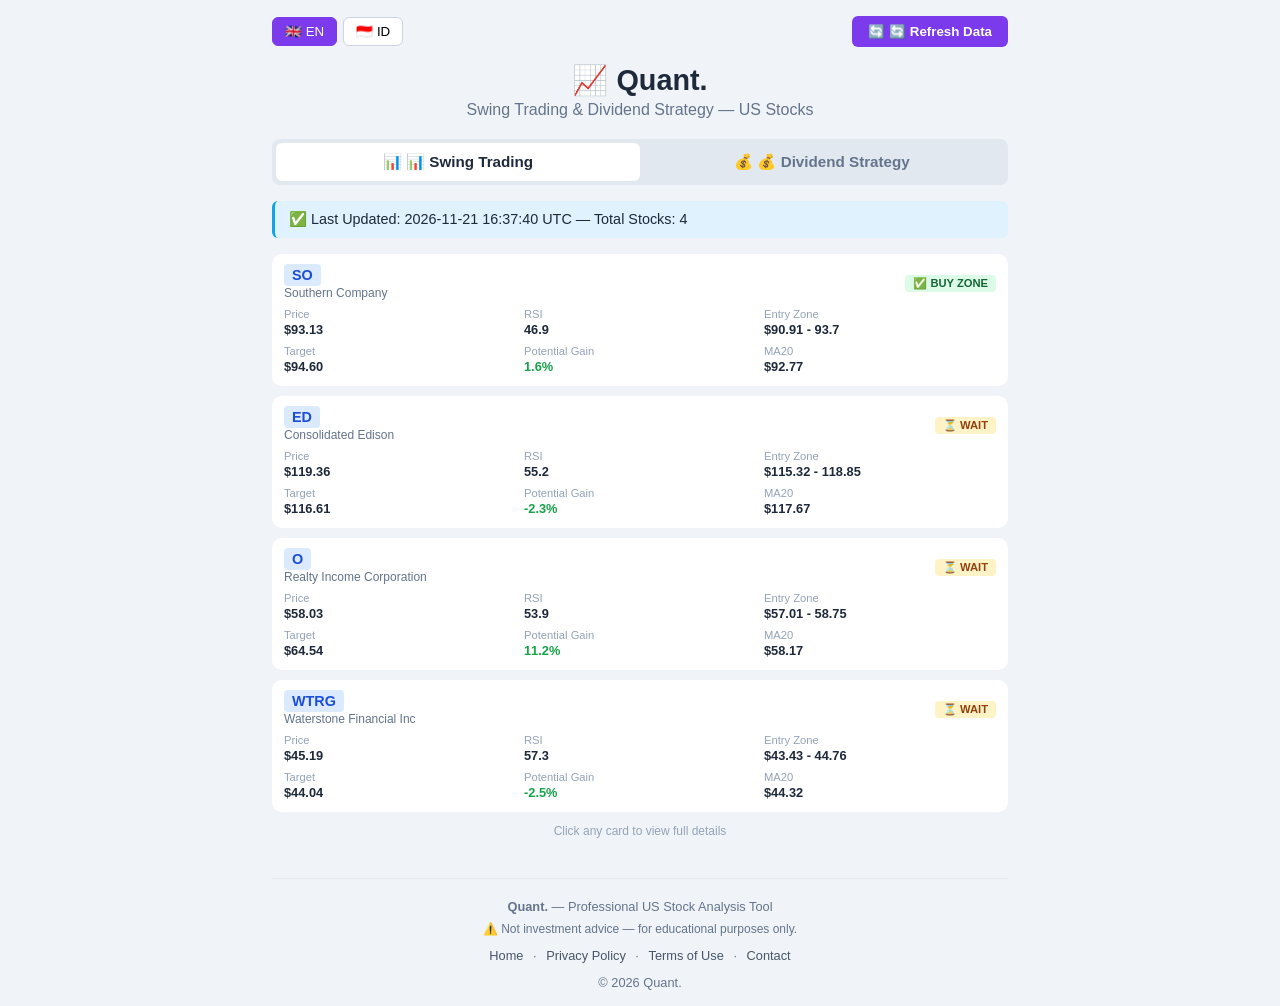
<file: index.html>
<!DOCTYPE html>
<html lang="en">
<head>
    <meta charset="UTF-8">
    <meta name="viewport" content="width=device-width, initial-scale=1.0">
    <title id="pageTitle">Quant. — US Stock Analysis</title>
    <meta name="description" id="metaDesc" content="Professional US stock analysis tool.">
    <meta name="keywords" id="metaKeys" content="stock analysis, swing trading, dividend investing, US stocks">
    <meta name="robots" content="index, follow">
    <link rel="canonical" href="https://coalhunter.github.io/quant/index.html" />
    <link rel="alternate" hreflang="en" href="https://coalhunter.github.io/quant/index.html" />
    <link rel="alternate" hreflang="id" href="https://coalhunter.github.io/quant/index.html?lang=id" />
    <link rel="alternate" hreflang="x-default" href="https://coalhunter.github.io/quant/index.html" />
    
    <script src="./config/setup.js"></script>
    <style>.slot{display:none;margin:20px 0;padding:12px;background:#f8fafc;border-radius:8px;text-align:center;}</style>
    
    <style>
        * {margin:0; padding:0; box-sizing:border-box; font-family: 'Segoe UI', Roboto, Arial, sans-serif;}
        body {background:#f0f4f8; color:#1e293b; padding:16px; max-width:768px; margin:0 auto;}
        .top-bar {display:flex; justify-content:space-between; align-items:center; margin-bottom:16px; flex-wrap:wrap; gap:10px;}
        .lang-selector {display:flex; gap:6px;}
        .lang-btn {border:1px solid #cbd5e1; border-radius:6px; padding:6px 12px; cursor:pointer; background:white; font-weight:500;}
        .lang-btn.active {background:#7c3aed; color:white; border-color:#7c3aed;}
        .refresh-btn {background:#7c3aed; color:white; border:none; padding:8px 16px; border-radius:6px; font-weight:600; cursor:pointer;}
        .refresh-btn:disabled {opacity:0.6;}
        h1 {text-align:center; font-size:1.8rem; margin-bottom:4px;}
        .subtitle {text-align:center; color:#64748b; margin-bottom:20px;}
        .tabs {display:flex; background:#e2e8f0; border-radius:8px; padding:4px; margin-bottom:16px;}
        .tab {flex:1; padding:10px; border:none; background:transparent; font-size:0.95rem; font-weight:600; color:#64748b; border-radius:6px; cursor:pointer;}
        .tab.active {background:white; color:#1e293b;}
        .loading {text-align:center; padding:40px 20px; color:#64748b;}
        .spinner {display:inline-block; width:22px; height:22px; border:3px solid #ddd6fe; border-top-color:#7c3aed; border-radius:50%; animation:spin 0.8s linear infinite; margin-right:10px; vertical-align:middle;}
        @keyframes spin {to {transform:rotate(360deg);}}
        .error {background:#fee2e2; border-left:3px solid #dc2626; padding:14px; border-radius:6px; color:#991b1b; margin:16px 0; line-height:1.6; display:none;}
        .info-bar {background:#e0f2fe; border-left:3px solid #0ea5e9; padding:10px 14px; border-radius:6px; margin-bottom:16px; font-size:0.9rem; display:none;}
        .stock-list {display:grid; gap:10px;}
        .stock-card {background:white; border-radius:10px; padding:12px; cursor:pointer; transition:all 0.2s;}
        .stock-card:hover {transform:translateY(-2px); box-shadow:0 4px 8px rgba(0,0,0,0.08);}
        .card-head {display:flex; justify-content:space-between; align-items:center; margin-bottom:8px;}
        .symbol {background:#dbeafe; color:#1d4ed8; padding:3px 8px; border-radius:4px; font-weight:700; font-size:0.9rem;}
        .comp-name {font-size:0.75rem; color:#64748b; margin-top:2px;}
        .status {padding:2px 8px; border-radius:4px; font-size:0.7rem; font-weight:600; white-space:nowrap;}
        .status.STRONG_BUY {background:#fee2f2; color:#9f1239;}
        .status.BUY_ZONE {background:#dcfce7; color:#166534;}
        .status.WAIT {background:#fef3c7; color:#92400e;}
        .status.BEST_BUY {background:#fef9c3; color:#854d0e;}
        .status.ATTRACTIVE {background:#dcfce7; color:#166534;}
        .status.EXPENSIVE {background:#fee2e2; color:#991b1b;}
        .card-grid {display:grid; grid-template-columns:repeat(3, 1fr); gap:8px; font-size:0.8rem;}
        .card-grid label {display:block; font-size:0.7rem; color:#94a3b8; margin-bottom:2px;}
        .positive {color:#16a34a; font-weight:600;}
        .click-hint {text-align:center; font-size:0.75rem; color:#94a3b8; margin-top:12px; display:none;}
        .popup-bg {position:fixed; inset:0; background:rgba(0,0,0,0.5); display:none; align-items:center; justify-content:center; padding:16px; z-index:100;}
        .popup-bg.show {display:flex;}
        .popup {background:white; border-radius:12px; width:100%; max-width:480px; max-height:85vh; overflow-y:auto; padding:20px;}
        .popup-head {display:flex; justify-content:space-between; align-items:flex-start; margin-bottom:16px;}
        .close-btn {width:32px; height:32px; border-radius:50%; border:none; background:#f1f5f9; font-size:1.2rem; cursor:pointer; color:#64748b;}
        .grid-2 {display:grid; grid-template-columns:1fr 1fr; gap:10px; margin:10px 0;}
        .box {background:#f8fafc; padding:12px; border-radius:6px; font-size:0.9rem;}
        .box label {display:block; font-size:0.75rem; color:#94a3b8; margin-bottom:4px;}
        .note-box {background:#f0fdf4; padding:14px; border-radius:6px; font-size:0.9rem; line-height:1.7; margin-top:12px;}
        .section-title {font-size:0.9rem; font-weight:700; margin:16px 0 8px; padding-bottom:6px; border-bottom:2px solid;}
        .swing-title {color:#2563eb; border-bottom-color:#bfdbfe;}
        .div-title {color:#16a34a; border-bottom-color:#bbf7d0;}
        footer {margin-top:40px; padding-top:20px; border-top:1px solid #e2e8f0; text-align:center; font-size:0.8rem; color:#64748b;}
        footer a {color:#475569; text-decoration:none; margin:0 6px;}
        footer a:hover {color:#7c3aed; text-decoration:underline;}
        @media (max-width: 480px) {
            .card-grid {grid-template-columns:repeat(2, 1fr);}
            .grid-2 {grid-template-columns:1fr;}
        }
    </style>
</head>
<body>

    <!-- IKLAN ATAS -->
    <div class="slot" data-pos="top"></div>

    <div class="top-bar">
        <div class="lang-selector">
            <button class="lang-btn active" id="btnEn" onclick="setLanguage('en')">🇬🇧 EN</button>
            <button class="lang-btn" id="btnId" onclick="setLanguage('id')">🇮🇩 ID</button>
        </div>
        <button class="refresh-btn" id="refreshBtn" onclick="loadData()">🔄 <span id="txtRefresh">Refresh Data</span></button>
    </div>

    <h1>📈 Quant.</h1>
    <p class="subtitle" id="txtSubtitle">Swing Trading & Dividend Strategy — US Stocks</p>

    <div class="tabs">
        <button class="tab active" id="tabSwing" onclick="switchTab('swing')">📊 <span id="txtSwingTab">Swing Trading</span></button>
        <button class="tab" id="tabDiv" onclick="switchTab('dividen')">💰 <span id="txtDivTab">Dividend Strategy</span></button>
    </div>

    <div class="info-bar" id="infoBar"></div>
    <div class="error" id="errorBox"></div>
    <div class="loading" id="loadingDiv"><span class="spinner"></span> <span id="txtLoading">Loading data...</span></div>

    <div id="swingContent"></div>
    
    <!-- IKLAN TENGAH -->
    <div class="slot" data-pos="middle"></div>
    
    <div id="dividenContent" style="display:none;"></div>
    <p class="click-hint" id="clickHint"></p>

    <!-- IKLAN BAWAH -->
    <div class="slot" data-pos="bottom"></div>

    <footer>
        <p><strong>Quant.</strong> — Professional US Stock Analysis Tool</p>
        <p style="margin:8px 0; font-size:0.75rem;" id="txtDisclaimer">⚠️ Not investment advice — for educational purposes only.</p>
        <p style="margin:12px 0;">
            <a href="index.html" id="txtHome">Home</a> ·
            <a href="privacy.html" id="txtPrivacy">Privacy Policy</a> ·
            <a href="terms.html" id="txtTerms">Terms of Use</a> ·
            <a href="contact.html" id="txtContact">Contact</a>
        </p>
        <p>© 2026 Quant.</p>
    </footer>

    <div class="popup-bg" id="popupOverlay" onclick="closePopupOutside(event)">
        <div class="popup" onclick="event.stopPropagation()">
            <div class="popup-head">
                <div>
                    <h3 id="popupSym"></h3>
                    <p id="popupName" style="font-size:0.85rem; color:#64748b; margin-top:4px;"></p>
                </div>
                <button class="close-btn" onclick="closePopup()">×</button>
            </div>
            <div id="swingDetail">
                <p class="section-title swing-title" id="txtSwingTitle">📈 SWING TRADING — Analysis</p>
                <div class="grid-2">
                    <div class="box"><label id="lblPrice">Price</label><strong id="swingPrice"></strong></div>
                    <div class="box"><label>RSI</label><strong id="swingRsi"></strong></div>
                    <div class="box"><label>MA20</label><strong id="swingMa20"></strong></div>
                    <div class="box"><label>MA50</label><strong id="swingMa50"></strong></div>
                    <div class="box" style="background:#dbeafe;"><label id="lblEntry">Entry Zone</label><strong id="swingEntry"></strong></div>
                    <div class="box" style="background:#dcfce7;"><label id="lblTarget">Target Price</label><strong id="swingTarget"></strong></div>
                </div>
                <div class="note-box">
                    <strong id="txtAnalysis">Analysis:</strong><br><span id="swingReason"></span><br><br>
                    <strong id="txtSuggestion">Suggestion:</strong><br><span id="swingAdvice"></span>
                </div>
            </div>
            <div id="divDetail" style="display:none;">
                <p class="section-title div-title" id="txtDivTitle">💰 DIVIDEND STRATEGY — Analysis</p>
                <div class="grid-2">
                    <div class="box"><label id="lblPrice">Price</label><strong id="divPrice"></strong></div>
                    <div class="box"><label id="lblYield">Current Yield</label><strong id="divYield"></strong></div>
                    <div class="box" style="background:#bbf7d0;"><label id="lblBestZone">Best Buy Zone</label><strong id="divZone"></strong></div>
                    <div class="box"><label id="lblMaxYield">Max Yield</label><strong id="divMaxYield"></strong></div>
                    <div class="box"><label id="lbl52Low">52W Low</label><strong id="divLow"></strong></div>
                    <div class="box"><label id="lbl52High">52W High</label><strong id="divHigh"></strong></div>
                </div>
                <div class="note-box">
                    <strong id="txtAnalysis">Analysis:</strong><br><span id="divReason"></span><br><br>
                    <strong id="txtSuggestion">Suggestion:</strong><br><span id="divAdvice"></span>
                </div>
            </div>
        </div>
    </div>

    <script>
        const JSON_URL = './output/hasil_analisa.json';
        let currentLang = localStorage.getItem('quant_lang') || 'en';
        let translations = {};
        let stocks = [];
        let activeTab = 'swing';

        async function loadLanguage(lang) {
            try {
                const res = await fetch(`lang/${lang}.json`, { cache: 'no-store' });
                translations = await res.json();
                applyTranslations();
                updateLangButtons();
                document.documentElement.lang = lang;
                document.title = translations.pageTitle || 'Quant.';
                const metaDesc = document.querySelector('meta[name="description"]');
                if (metaDesc && translations.metaDescription) metaDesc.content = translations.metaDescription;
                const metaKeys = document.querySelector('meta[name="keywords"]');
                if (metaKeys && translations.metaKeywords) metaKeys.content = translations.metaKeywords;
            } catch (e) { console.error('Lang error:', e); }
        }

        function t(key) { return translations[key] || key; }
        function applyTranslations() {
            document.getElementById('txtRefresh').textContent = t('refresh');
            document.getElementById('txtSubtitle').textContent = t('subtitle');
            document.getElementById('txtLoading').textContent = t('loading');
            document.getElementById('txtSwingTab').textContent = t('swingTab');
            document.getElementById('txtDivTab').textContent = t('divTab');
            document.getElementById('clickHint').textContent = stocks.length ? t('clickHint') : '';
            document.getElementById('txtDisclaimer').textContent = t('disclaimer');
            document.getElementById('txtHome').textContent = t('home');
            document.getElementById('txtPrivacy').textContent = t('privacy');
            document.getElementById('txtTerms').textContent = t('terms');
            document.getElementById('txtContact').textContent = t('contact');
        }
        function updateLangButtons() {
            document.getElementById('btnEn').classList.toggle('active', currentLang === 'en');
            document.getElementById('btnId').classList.toggle('active', currentLang === 'id');
        }
        async function setLanguage(lang) {
            if (lang === currentLang) return;
            currentLang = lang;
            localStorage.setItem('quant_lang', lang);
            await loadLanguage(lang);
            if (stocks.length) renderAll();
        }
        function switchTab(tab) {
            activeTab = tab;
            document.getElementById('tabSwing').classList.toggle('active', tab === 'swing');
            document.getElementById('tabDiv').classList.toggle('active', tab === 'dividen');
            document.getElementById('swingContent').style.display = tab === 'swing' ? 'block' : 'none';
            document.getElementById('dividenContent').style.display = tab === 'dividen' ? 'block' : 'none';
        }
        function getSwingStatusClass(c) {
            if (c.includes('STRONG BUY')) return 'STRONG_BUY';
            if (c.includes('BUY ZONE')) return 'BUY_ZONE';
            return 'WAIT';
        }
        function getSwingStatusText(c) {
            if (c.includes('STRONG BUY')) return t('statusStrongBuy');
            if (c.includes('BUY ZONE')) return t('statusBuy');
            return t('statusWait');
        }
        function getDivStatusClass(r) {
            if (r.includes('BEST BUY')) return 'BEST_BUY';
            if (r.includes('ATTRACTIVE')) return 'ATTRACTIVE';
            if (r.includes('EXPENSIVE')) return 'EXPENSIVE';
            return 'WAIT';
        }
        function getDivStatusText(r) {
            if (r.includes('BEST BUY')) return t('statusBest');
            if (r.includes('ATTRACTIVE')) return t('statusGood');
            if (r.includes('EXPENSIVE')) return t('statusExpensive');
            return t('statusWait');
        }
        function renderSwingCard(s) {
            const sc = getSwingStatusClass(s.swing.condition);
            const st = getSwingStatusText(s.swing.condition);
            return `<div class="stock-card" onclick='openSwingPopup(${JSON.stringify(s)})'><div class="card-head"><div><span class="symbol">${s.symbol}</span><div class="comp-name">${s.name}</div></div><span class="status ${sc}">${st}</span></div><div class="card-grid"><div><label>${t('lblPrice')}</label><strong>$${s.current_price}</strong></div><div><label>${t('lblRSI')}</label><strong>${s.indicators.rsi}</strong></div><div><label>${t('lblEntry')}</label><strong>$${s.swing.entry_zone}</strong></div><div><label>${t('lblTarget')}</label><strong>$${s.swing.target_price}</strong></div><div><label>${t('lblGain')}</label><strong class="positive">${s.swing.potential_gain_percent}%</strong></div><div><label>${t('lblMA20')}</label><strong>$${s.indicators.ma20}</strong></div></div></div>`;
        }
        function renderDivCard(s) {
            const sc = getDivStatusClass(s.dividend.rating);
            const st = getDivStatusText(s.dividend.rating);
            return `<div class="stock-card" onclick='openDivPopup(${JSON.stringify(s)})'><div class="card-head"><div><span class="symbol">${s.symbol}</span><div class="comp-name">${s.name}</div></div><span class="status ${sc}">${st}</span></div><div class="card-grid"><div><label>${t('lblPrice')}</label><strong>$${s.current_price}</strong></div><div><label>${t('lblYield')}</label><strong class="positive">${s.dividend.current_yield_percent}%</strong></div><div><label>${t('lblBestZone')}</label><strong>$${s.dividend.best_buy_zone}</strong></div><div><label>${t('lbl52Low')}</label><strong>$${s.price_52week.low}</strong></div><div><label>${t('lbl52High')}</label><strong>$${s.price_52week.high}</strong></div><div><label>${t('lblUpside')}</label><strong class="positive">${s.dividend.price_upside_percent}%</strong></div></div></div>`;
        }
        function renderAll() {
            document.getElementById('swingContent').innerHTML = '<div class="stock-list">' + stocks.map(renderSwingCard).join('') + '</div>';
            document.getElementById('dividenContent').innerHTML = '<div class="stock-list">' + stocks.map(renderDivCard).join('') + '</div>';
            document.getElementById('clickHint').textContent = t('clickHint');
            document.getElementById('clickHint').style.display = 'block';
        }
        function openSwingPopup(s) {
            document.getElementById('popupSym').textContent = s.symbol;
            document.getElementById('popupName').textContent = s.name;
            document.getElementById('swingDetail').style.display = 'block';
            document.getElementById('divDetail').style.display = 'none';
            document.getElementById('swingPrice').textContent = '$' + s.current_price;
            document.getElementById('swingRsi').textContent = s.indicators.rsi;
            document.getElementById('swingMa20').textContent = '$' + s.indicators.ma20;
            document.getElementById('swingMa50').textContent = '$' + s.indicators.ma50;
            document.getElementById('swingEntry').textContent = '$' + s.swing.entry_zone;
            document.getElementById('swingTarget').textContent = '$' + s.swing.target_price;
            document.getElementById('swingReason').textContent = s.swing.reasons.join(' ');
            document.getElementById('swingAdvice').textContent = s.swing.advice;
            document.getElementById('popupOverlay').classList.add('show');
        }
        function openDivPopup(s) {
            document.getElementById('popupSym').textContent = s.symbol;
            document.getElementById('popupName').textContent = s.name;
            document.getElementById('swingDetail').style.display = 'none';
            document.getElementById('divDetail').style.display = 'block';
            document.getElementById('divPrice').textContent = '$' + s.current_price;
            document.getElementById('divYield').textContent = s.dividend.current_yield_percent + '%';
            document.getElementById('divZone').textContent = '$' + s.dividend.best_buy_zone;
            document.getElementById('divMaxYield').textContent = s.dividend.max_yield_percent + '%';
            document.getElementById('divLow').textContent = '$' + s.price_52week.low;
            document.getElementById('divHigh').textContent = '$' + s.price_52week.high;
            document.getElementById('divReason').textContent = s.dividend.reasons.join(' ');
            document.getElementById('divAdvice').textContent = s.dividend.advice;
            document.getElementById('popupOverlay').classList.add('show');
        }
        function closePopup() { document.getElementById('popupOverlay').classList.remove('show'); }
        function closePopupOutside(e) { if (e.target === document.getElementById('popupOverlay')) closePopup(); }
        
        async function loadData() {
            const loading = document.getElementById('loadingDiv');
            const errorBox = document.getElementById('errorBox');
            const refreshBtn = document.getElementById('refreshBtn');
            const infoBar = document.getElementById('infoBar');
            loading.style.display = 'block';
            errorBox.style.display = 'none';
            infoBar.style.display = 'none';
            document.getElementById('swingContent').innerHTML = '';
            document.getElementById('dividenContent').innerHTML = '';
            document.getElementById('clickHint').style.display = 'none';
            refreshBtn.disabled = true;
            try {
                const res = await fetch(JSON_URL, { cache: 'no-store' });
                if (!res.ok) throw new Error(`File not found: ${JSON_URL}`);
                const data = await res.json();
                stocks = data.stock_list || [];
                infoBar.innerHTML = `✅ ${t('lastUpdate')}: ${data.generated_at} — ${t('totalStocks')}: ${data.total_stocks}`;
                infoBar.style.display = 'block';
                renderAll();
            } catch (err) {
                errorBox.innerHTML = `<strong>${t('errorTitle')}</strong><br>${t('errorHint')}<br><small>${err.message}</small>`;
                errorBox.style.display = 'block';
            } finally {
                loading.style.display = 'none';
                refreshBtn.disabled = false;
            }
        }
        document.addEventListener('DOMContentLoaded', async () => {
            await loadLanguage(currentLang);
            await loadData();
        });
    </script>
</body>
</html>
</file>
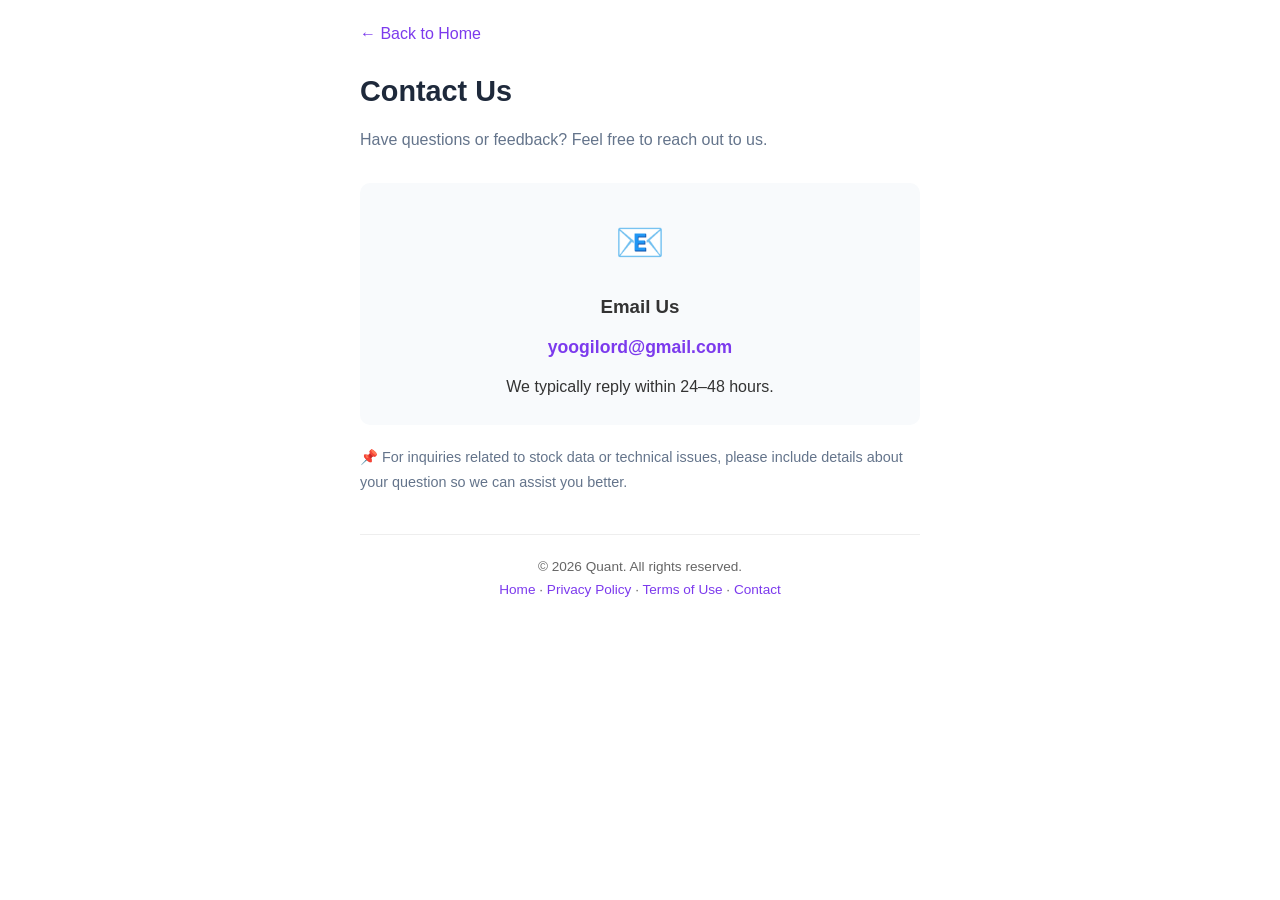
<file: contact.html>
<!DOCTYPE html>
<html lang="en">
<head>
    <meta charset="UTF-8">
    <meta name="viewport" content="width=device-width, initial-scale=1.0">
    <title>Contact Us — Quant.</title>
    <meta name="robots" content="index, follow">
    <link rel="canonical" href="https://coalhunter.github.io/quant/contact.html" />
    
    <script src="./config/setup.js"></script>
    <style>.slot{display:none;margin:20px 0;padding:12px;background:#f8fafc;border-radius:8px;text-align:center;}</style>
    
    <style>
        * {margin:0; padding:0; box-sizing:border-box; font-family:Arial, sans-serif;}
        body {max-width:600px; margin:0 auto; padding:20px; line-height:1.7; color:#333;}
        a {color:#7c3aed; text-decoration:none;}
        a:hover {text-decoration:underline;}
        .back {display:inline-block; margin-bottom:20px;}
        h1 {color:#1e293b; font-size:1.8rem; margin-bottom:10px;}
        .intro {color:#64748b; margin-bottom:30px;}
        .contact-card {background:#f8fafc; border-radius:10px; padding:25px; text-align:center;}
        .icon {font-size:2.5rem; margin-bottom:15px;}
        .email {font-size:1.1rem; font-weight:bold; color:#7c3aed; margin:10px 0;}
        .note {margin-top:20px; font-size:0.9rem; color:#64748b;}
        footer {margin-top:40px; padding-top:20px; border-top:1px solid #eee; font-size:0.85rem; color:#666; text-align:center;}
    </style>
</head>
<body>
    <a href="index.html" class="back">← Back to Home</a>

    <!-- IKLAN ATAS -->
    <div class="slot" data-pos="top"></div>

    <h1>Contact Us</h1>
    <p class="intro">Have questions or feedback? Feel free to reach out to us.</p>

    <div class="contact-card">
        <div class="icon">📧</div>
        <h3>Email Us</h3>
        <p class="email">yoogilord@gmail.com</p>
        <p>We typically reply within 24–48 hours.</p>
    </div>

    <p class="note">📌 For inquiries related to stock data or technical issues, please include details about your question so we can assist you better.</p>

    <!-- IKLAN BAWAH -->
    <div class="slot" data-pos="bottom"></div>

    <footer>
        <p>© 2026 Quant. All rights reserved.</p>
        <p><a href="index.html">Home</a> · <a href="privacy.html">Privacy Policy</a> · <a href="terms.html">Terms of Use</a> · <a href="contact.html">Contact</a></p>
    </footer>
</body>
</html>
</file>
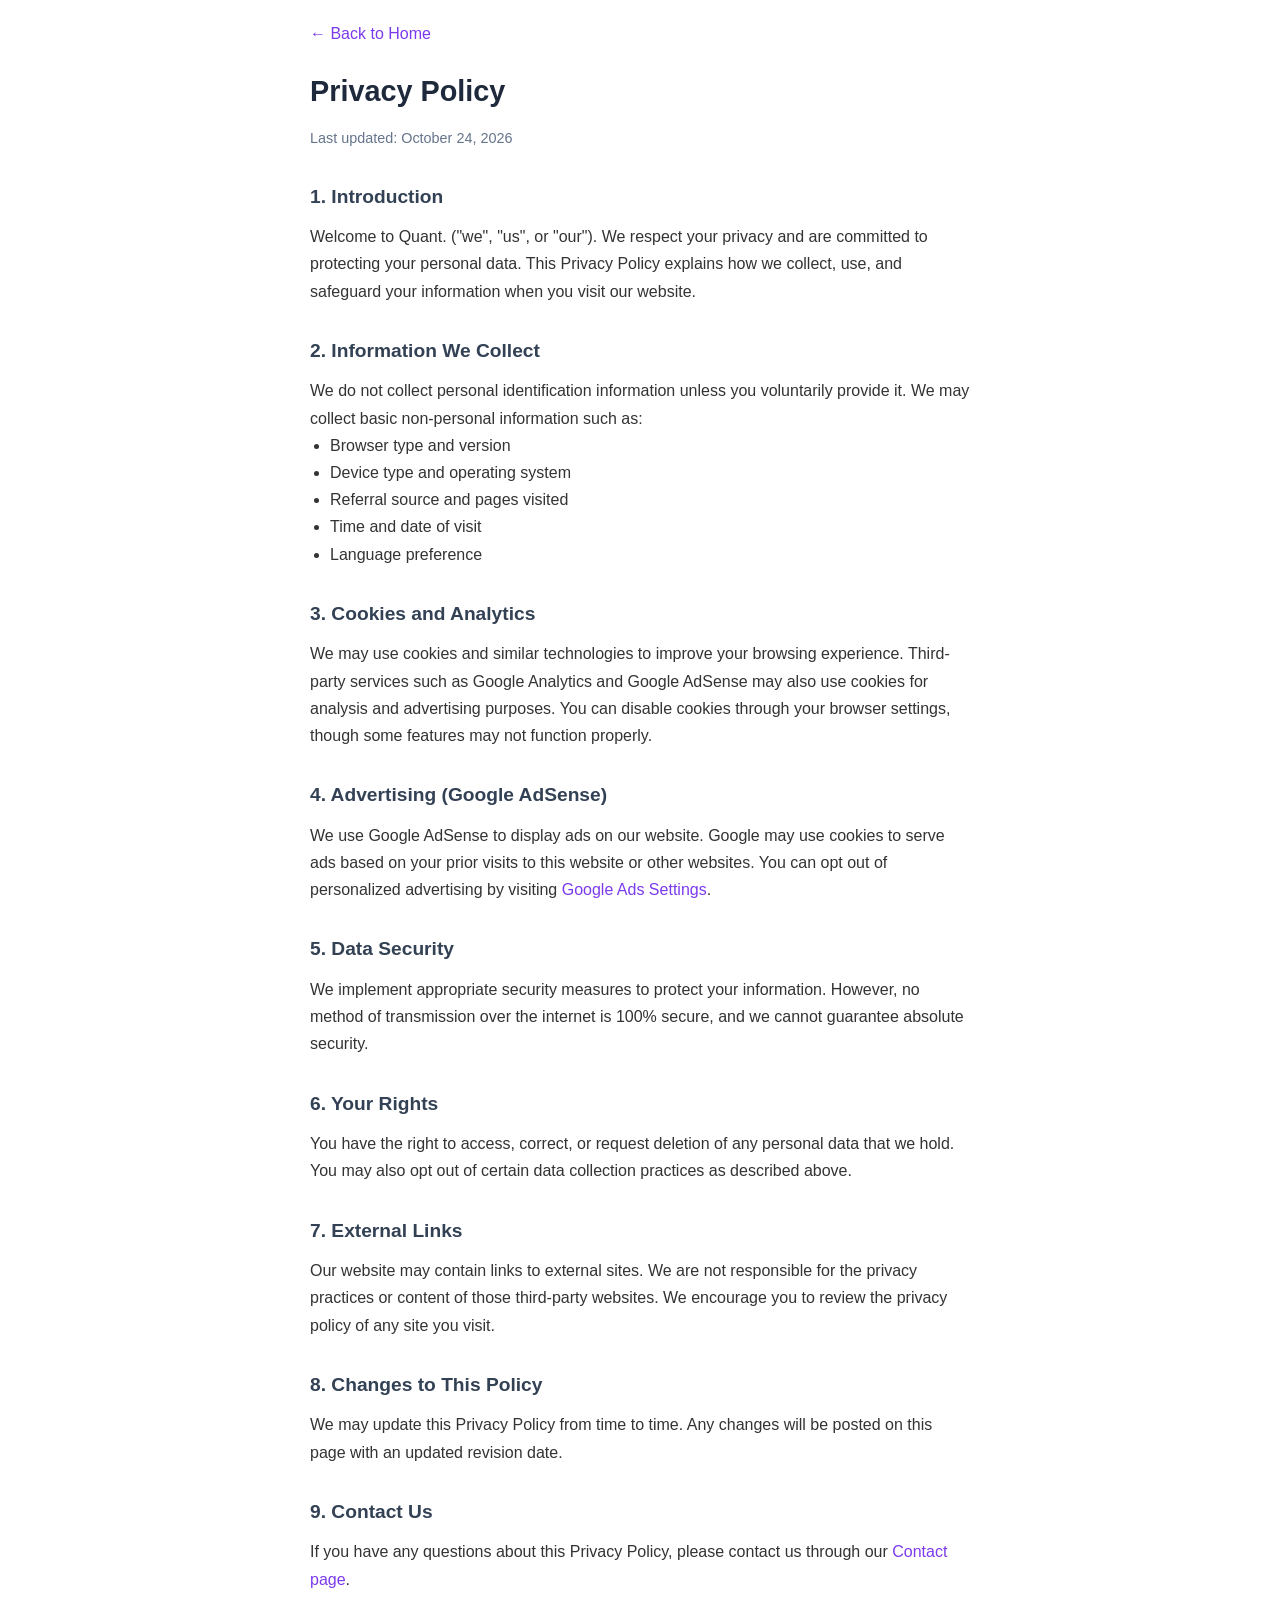
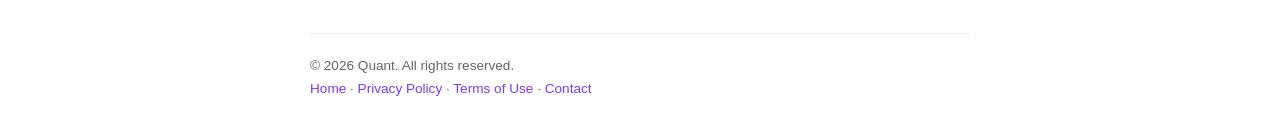
<file: privacy.html>
<!DOCTYPE html>
<html lang="en">
<head>
    <meta charset="UTF-8">
    <meta name="viewport" content="width=device-width, initial-scale=1.0">
    <title>Privacy Policy — Quant.</title>
    <meta name="robots" content="index, follow">
    <link rel="canonical" href="https://coalhunter.github.io/quant/privacy.html" />
    
    <script src="./config/setup.js"></script>
    <style>.slot{display:none;margin:20px 0;padding:12px;background:#f8fafc;border-radius:8px;text-align:center;}</style>
    
    <style>
        * {margin:0; padding:0; box-sizing:border-box; font-family:Arial, sans-serif;}
        body {max-width:700px; margin:0 auto; padding:20px; line-height:1.7; color:#333;}
        a {color:#7c3aed; text-decoration:none;}
        a:hover {text-decoration:underline;}
        .back {display:inline-block; margin-bottom:20px;}
        h1 {color:#1e293b; font-size:1.8rem; margin-bottom:10px;}
        h2 {color:#334155; font-size:1.2rem; margin-top:30px; margin-bottom:10px;}
        ul {margin-left:20px; margin-bottom:15px;}
        .date {color:#64748b; font-size:0.9rem; margin-bottom:30px;}
        footer {margin-top:40px; padding-top:20px; border-top:1px solid #eee; font-size:0.85rem; color:#666;}
    </style>
</head>
<body>
    <a href="index.html" class="back">← Back to Home</a>

    <!-- IKLAN ATAS -->
    <div class="slot" data-pos="top"></div>

    <h1>Privacy Policy</h1>
    <p class="date">Last updated: October 24, 2026</p>

    <h2>1. Introduction</h2>
    <p>Welcome to Quant. ("we", "us", or "our"). We respect your privacy and are committed to protecting your personal data. This Privacy Policy explains how we collect, use, and safeguard your information when you visit our website.</p>

    <h2>2. Information We Collect</h2>
    <p>We do not collect personal identification information unless you voluntarily provide it. We may collect basic non-personal information such as:</p>
    <ul>
        <li>Browser type and version</li>
        <li>Device type and operating system</li>
        <li>Referral source and pages visited</li>
        <li>Time and date of visit</li>
        <li>Language preference</li>
    </ul>

    <h2>3. Cookies and Analytics</h2>
    <p>We may use cookies and similar technologies to improve your browsing experience. Third-party services such as Google Analytics and Google AdSense may also use cookies for analysis and advertising purposes. You can disable cookies through your browser settings, though some features may not function properly.</p>

    <h2>4. Advertising (Google AdSense)</h2>
    <p>We use Google AdSense to display ads on our website. Google may use cookies to serve ads based on your prior visits to this website or other websites. You can opt out of personalized advertising by visiting <a href="https://www.google.com/settings/ads" target="_blank">Google Ads Settings</a>.</p>

    <h2>5. Data Security</h2>
    <p>We implement appropriate security measures to protect your information. However, no method of transmission over the internet is 100% secure, and we cannot guarantee absolute security.</p>

    <h2>6. Your Rights</h2>
    <p>You have the right to access, correct, or request deletion of any personal data that we hold. You may also opt out of certain data collection practices as described above.</p>

    <h2>7. External Links</h2>
    <p>Our website may contain links to external sites. We are not responsible for the privacy practices or content of those third-party websites. We encourage you to review the privacy policy of any site you visit.</p>

    <h2>8. Changes to This Policy</h2>
    <p>We may update this Privacy Policy from time to time. Any changes will be posted on this page with an updated revision date.</p>

    <h2>9. Contact Us</h2>
    <p>If you have any questions about this Privacy Policy, please contact us through our <a href="contact.html">Contact page</a>.</p>

    <!-- IKLAN BAWAH -->
    <div class="slot" data-pos="bottom"></div>

    <footer>
        <p>© 2026 Quant. All rights reserved.</p>
        <p><a href="index.html">Home</a> · <a href="privacy.html">Privacy Policy</a> · <a href="terms.html">Terms of Use</a> · <a href="contact.html">Contact</a></p>
    </footer>
</body>
</html>
</file>
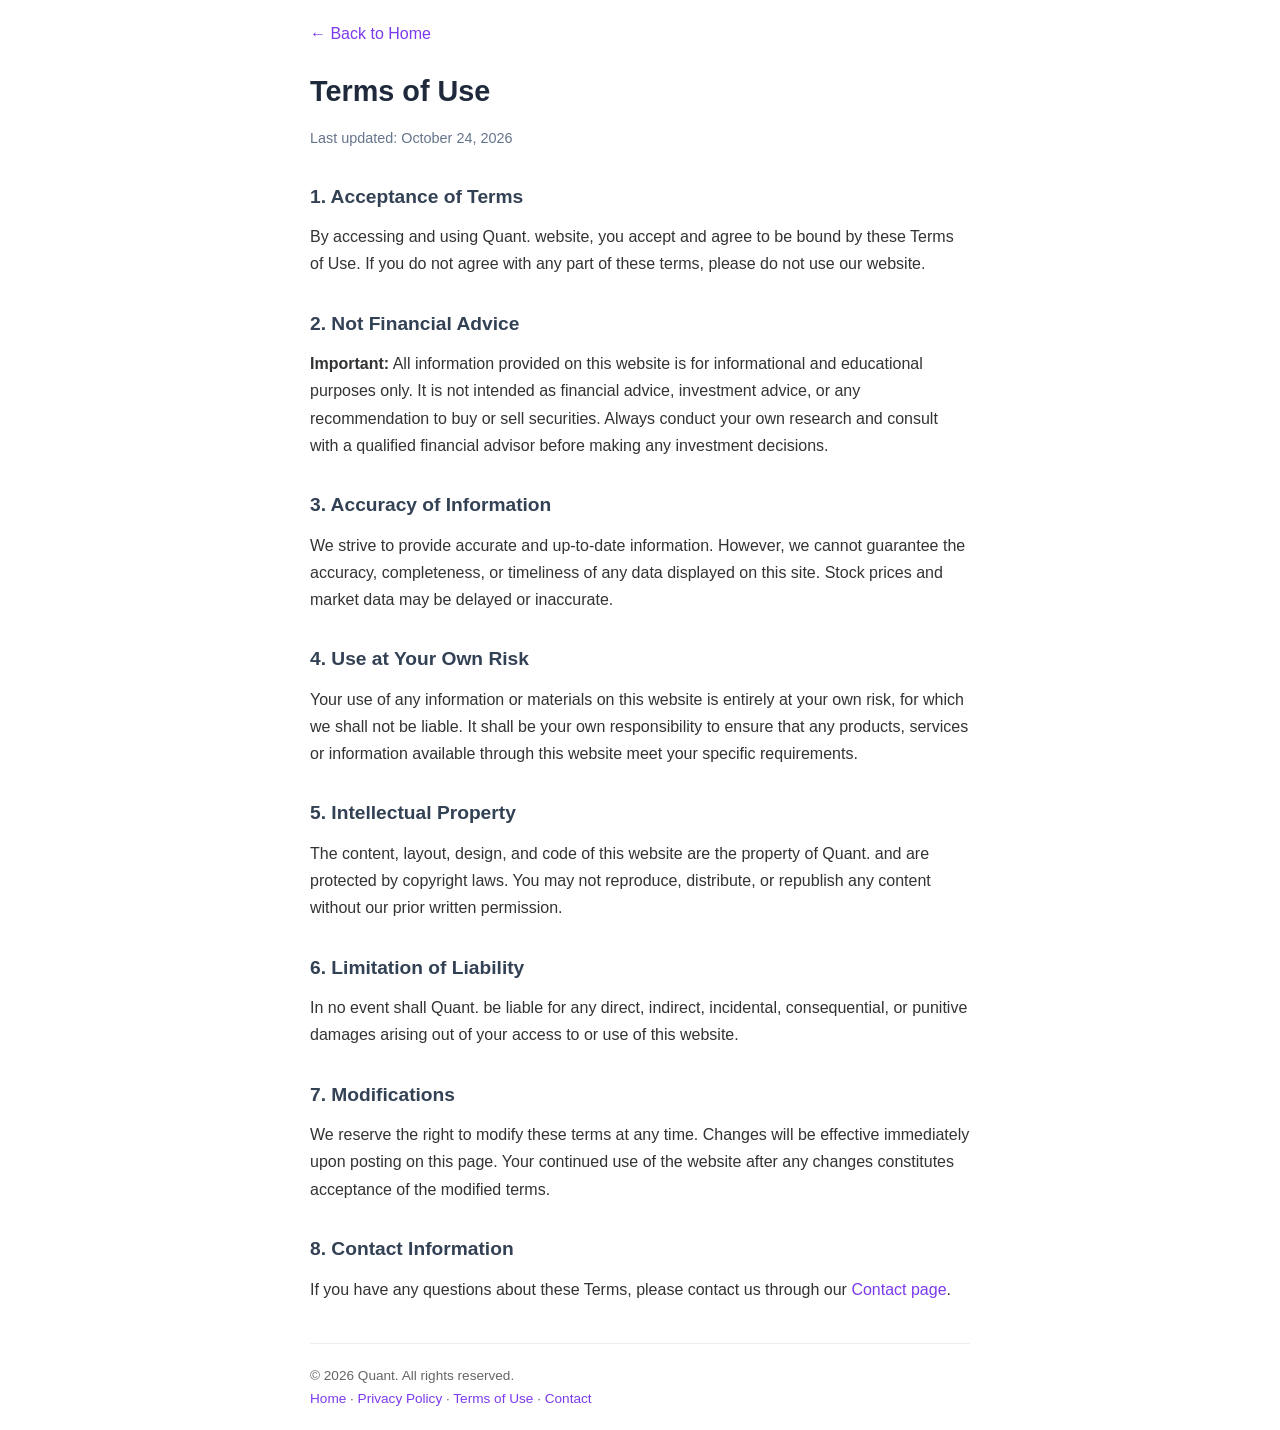
<file: terms.html>
<!DOCTYPE html>
<html lang="en">
<head>
    <meta charset="UTF-8">
    <meta name="viewport" content="width=device-width, initial-scale=1.0">
    <title>Terms of Use — Quant.</title>
    <meta name="robots" content="index, follow">
    <link rel="canonical" href="https://coalhunter.github.io/quant/terms.html" />
    
    <script src="./config/setup.js"></script>
    <style>.slot{display:none;margin:20px 0;padding:12px;background:#f8fafc;border-radius:8px;text-align:center;}</style>
    
    <style>
        * {margin:0; padding:0; box-sizing:border-box; font-family:Arial, sans-serif;}
        body {max-width:700px; margin:0 auto; padding:20px; line-height:1.7; color:#333;}
        a {color:#7c3aed; text-decoration:none;}
        a:hover {text-decoration:underline;}
        .back {display:inline-block; margin-bottom:20px;}
        h1 {color:#1e293b; font-size:1.8rem; margin-bottom:10px;}
        h2 {color:#334155; font-size:1.2rem; margin-top:30px; margin-bottom:10px;}
        ul {margin-left:20px; margin-bottom:15px;}
        .date {color:#64748b; font-size:0.9rem; margin-bottom:30px;}
        footer {margin-top:40px; padding-top:20px; border-top:1px solid #eee; font-size:0.85rem; color:#666;}
    </style>
</head>
<body>
    <a href="index.html" class="back">← Back to Home</a>

    <!-- IKLAN ATAS -->
    <div class="slot" data-pos="top"></div>

    <h1>Terms of Use</h1>
    <p class="date">Last updated: October 24, 2026</p>

    <h2>1. Acceptance of Terms</h2>
    <p>By accessing and using Quant. website, you accept and agree to be bound by these Terms of Use. If you do not agree with any part of these terms, please do not use our website.</p>

    <h2>2. Not Financial Advice</h2>
    <p><strong>Important:</strong> All information provided on this website is for informational and educational purposes only. It is not intended as financial advice, investment advice, or any recommendation to buy or sell securities. Always conduct your own research and consult with a qualified financial advisor before making any investment decisions.</p>

    <h2>3. Accuracy of Information</h2>
    <p>We strive to provide accurate and up-to-date information. However, we cannot guarantee the accuracy, completeness, or timeliness of any data displayed on this site. Stock prices and market data may be delayed or inaccurate.</p>

    <h2>4. Use at Your Own Risk</h2>
    <p>Your use of any information or materials on this website is entirely at your own risk, for which we shall not be liable. It shall be your own responsibility to ensure that any products, services or information available through this website meet your specific requirements.</p>

    <h2>5. Intellectual Property</h2>
    <p>The content, layout, design, and code of this website are the property of Quant. and are protected by copyright laws. You may not reproduce, distribute, or republish any content without our prior written permission.</p>

    <h2>6. Limitation of Liability</h2>
    <p>In no event shall Quant. be liable for any direct, indirect, incidental, consequential, or punitive damages arising out of your access to or use of this website.</p>

    <h2>7. Modifications</h2>
    <p>We reserve the right to modify these terms at any time. Changes will be effective immediately upon posting on this page. Your continued use of the website after any changes constitutes acceptance of the modified terms.</p>

    <h2>8. Contact Information</h2>
    <p>If you have any questions about these Terms, please contact us through our <a href="contact.html">Contact page</a>.</p>

    <!-- IKLAN BAWAH -->
    <div class="slot" data-pos="bottom"></div>

    <footer>
        <p>© 2026 Quant. All rights reserved.</p>
        <p><a href="index.html">Home</a> · <a href="privacy.html">Privacy Policy</a> · <a href="terms.html">Terms of Use</a> · <a href="contact.html">Contact</a></p>
    </footer>
</body>
</html>
</file>
